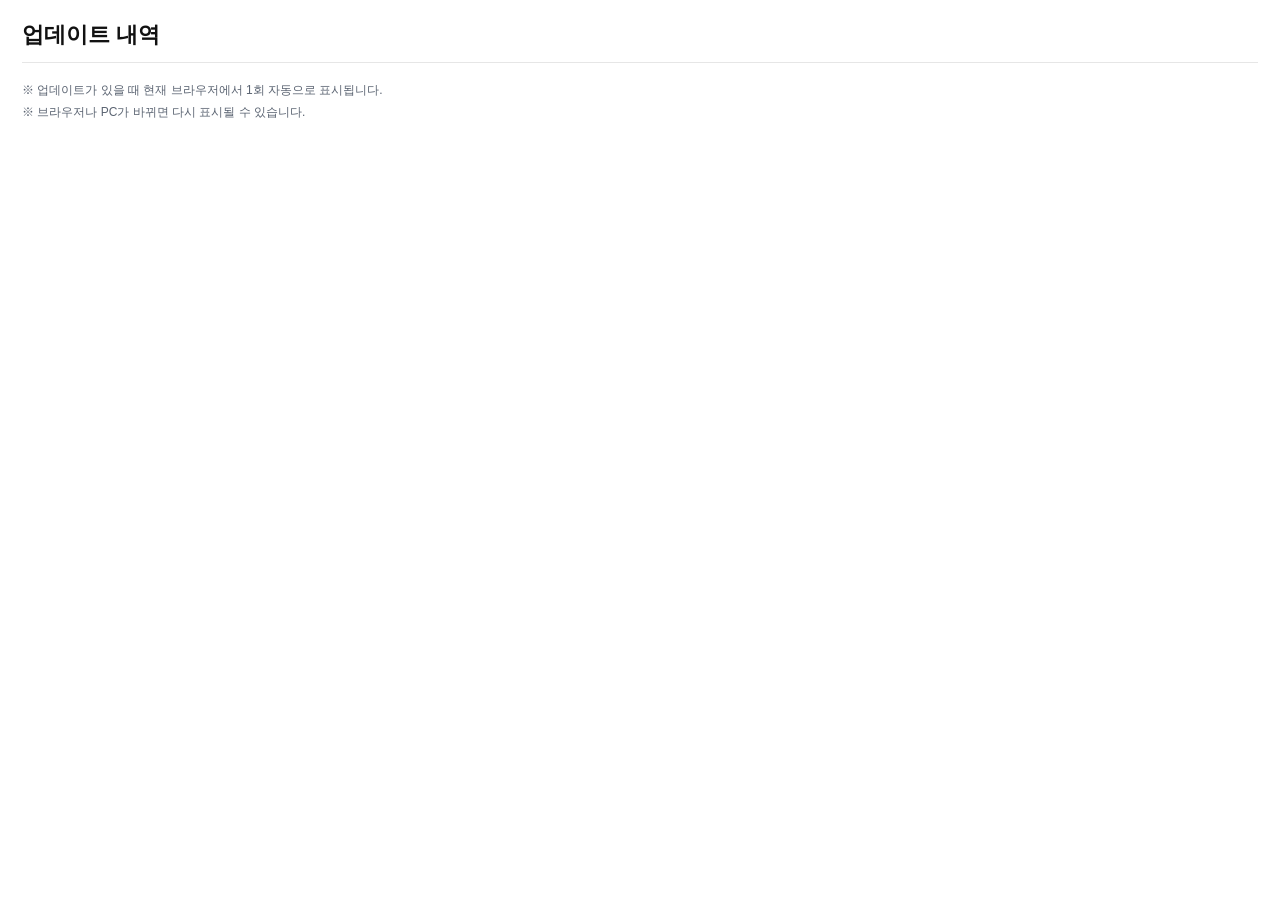
<file: docs/dialog.html>
<!DOCTYPE html>
<html>
<head>
  <meta charset="UTF-8" />
  <title>Update Popup</title>

  <link rel="stylesheet" href="styles.css?v=17" />
  <script src="lib/tableau.extensions.1.latest.min.js"></script>
</head>
<body>
  <div id="popup">
    <div class="header">
      <div class="header-left">
        <div class="title-row">

          <!-- ✅ 뱃지: 업데이트 내역 '앞' -->
          <div id="dashBadge" class="dash-badge" style="display:none;"></div>

          <div class="title">업데이트 내역</div>
          <div id="headerDate" class="header-date"></div>

        </div>
      </div>
    </div>

    <div class="divider"></div>

    <div class="popup-info">
      <p>※ 업데이트가 있을 때 현재 브라우저에서 1회 자동으로 표시됩니다.</p>
      <p>※ 브라우저나 PC가 바뀌면 다시 표시될 수 있습니다.</p>
    </div>

    <section id="summarySection" class="summary-card" style="display:none;">
      <div class="section-label">요약</div>
      <p id="summaryText" class="summary-text"></p>
    </section>

    <section id="highlightsSection" class="content-section" style="display:none;">
      <div class="section-label">주요 내용</div>
      <ul id="items" class="items"></ul>
    </section>

    <section id="detailsSection" class="content-section" style="display:none;">
      <div class="section-label">상세 안내</div>
      <div id="detailsList" class="details-list"></div>
    </section>
  </div>

  <script src="dialog.js?v=17"></script>
</body>
</html>
</file>
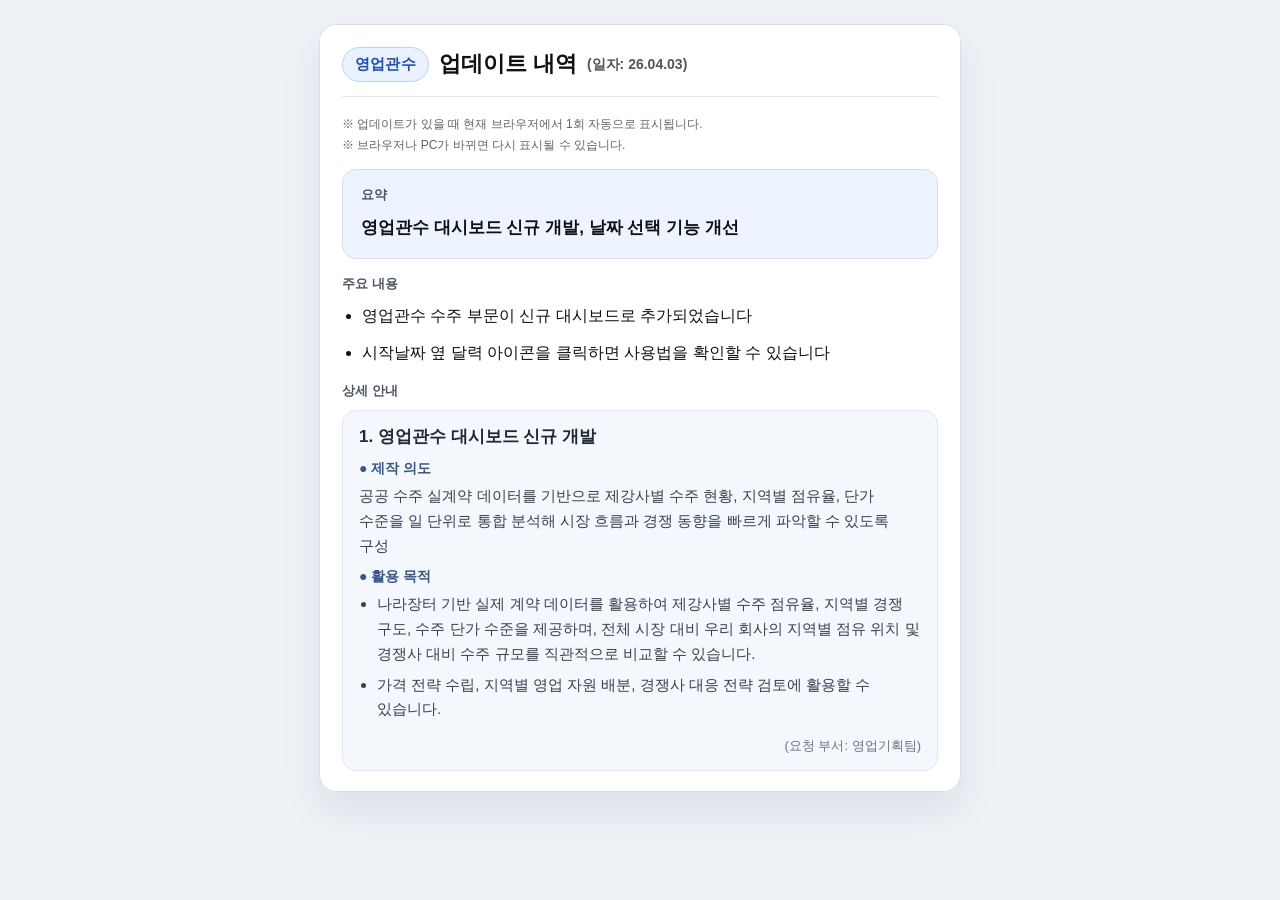
<file: docs/preview.html>
<!DOCTYPE html>
<html>
<head>
  <meta charset="UTF-8" />
  <title>Update Popup Preview</title>
  <link rel="stylesheet" href="styles.css?v=17" />
  <style>
    body {
      background: #eef2f7;
      padding: 24px;
    }

    .preview-shell {
      max-width: 640px;
      margin: 0 auto;
      background: #fff;
      border: 1px solid #d8dee8;
      border-radius: 18px;
      box-shadow: 0 18px 40px rgba(15, 23, 42, 0.08);
      overflow: hidden;
    }
  </style>
</head>
<body>
  <div class="preview-shell">
    <div id="popup">
      <div class="header">
        <div class="header-left">
          <div class="title-row">
            <div id="dashBadge" class="dash-badge" style="display:none;"></div>
            <div class="title">업데이트 내역</div>
            <div id="headerDate" class="header-date"></div>
          </div>
        </div>
      </div>

      <div class="divider"></div>

      <div class="popup-info">
        <p>※ 업데이트가 있을 때 현재 브라우저에서 1회 자동으로 표시됩니다.</p>
        <p>※ 브라우저나 PC가 바뀌면 다시 표시될 수 있습니다.</p>
      </div>

      <section id="summarySection" class="summary-card" style="display:none;">
        <div class="section-label">요약</div>
        <p id="summaryText" class="summary-text"></p>
      </section>

      <section id="highlightsSection" class="content-section" style="display:none;">
        <div class="section-label">주요 내용</div>
        <ul id="items" class="items"></ul>
      </section>

      <section id="detailsSection" class="content-section" style="display:none;">
        <div class="section-label">상세 안내</div>
        <div id="detailsList" class="details-list"></div>
      </section>
    </div>
  </div>

  <script>
    window.__UPDATE_PREVIEW_PAYLOAD__ = {
      dashboardName: "영업관수 대시보드",
      version: "2026-04-03-01",
      summary: "영업관수 대시보드 신규 개발, 날짜 선택 기능 개선",
      highlights: [
        "영업관수 수주 부문이 신규 대시보드로 추가되었습니다",
        "시작날짜 옆 달력 아이콘을 클릭하면 사용법을 확인할 수 있습니다"
      ],
      details: [
        {
          title: "영업관수 대시보드 신규 개발",
          purpose: "공공 수주 실계약 데이터를 기반으로 제강사별 수주 현황, 지역별 점유율, 단가 수준을 일 단위로 통합 분석해 시장 흐름과 경쟁 동향을 빠르게 파악할 수 있도록 구성",
          usage: [
            "나라장터 기반 실제 계약 데이터를 활용하여 제강사별 수주 점유율, 지역별 경쟁 구도, 수주 단가 수준을 제공하며, 전체 시장 대비 우리 회사의 지역별 점유 위치 및 경쟁사 대비 수주 규모를 직관적으로 비교할 수 있습니다.",
            "가격 전략 수립, 지역별 영업 자원 배분, 경쟁사 대응 전략 검토에 활용할 수 있습니다."
          ],
          collaboration: "영업기획팀"
        }
      ]
    };
  </script>
  <script src="dialog.js?v=17"></script>
</body>
</html>
</file>
<file: docs/styles.css>
html, body {
  margin: 0;
  padding: 0;
  background: transparent;
  font-family: "Malgun Gothic", "Apple SD Gothic Neo", sans-serif;
  color: #111;
}

#popup{
  box-sizing: border-box;
  padding: 22px 22px 20px;
  max-height: 100vh;
  overflow: auto;
  background: #fff;
}

.popup-info {
  margin: 10px 0 14px 0;
  padding: 0;
  font-size: 12px;
  color: #5b6472;
  line-height: 1.6;
  word-break: keep-all;
  overflow-wrap: break-word;
}

.popup-info p {
  margin: 0;
}

.popup-info p + p {
  margin-top: 2px;
}

.header{
  display: flex;
  justify-content: space-between;
  align-items: center;
  gap: 14px;
}

.header-left{ min-width: 0; }

.title-row{
  display: flex;
  align-items: center;   /* ✅ 배지/타이틀/일자 수평 정렬 안정 */
  gap: 10px;
  min-width: 0;
  flex-wrap: wrap;
}

.title{
  font-weight: 900;
  font-size: 22px;
  line-height: 1.2;
  white-space: nowrap;
}

.header-date{
  font-size: 14px;
  font-weight: 800;
  color: #555;
  white-space: nowrap;
}

/* ✅ 산뜻한 강조 뱃지 */
.dash-badge{
  display: inline-flex;
  align-items: center;
  justify-content: center;

  padding: 7px 12px;
  border-radius: 999px;

  /* 산뜻한 블루 톤 */
  background: #eaf2ff;
  border: 1px solid #b9d3ff;
  color: #1e4fbf;

  font-size: 15px;      /* ✅ 글자 키움 */
  font-weight: 900;
  letter-spacing: 0.2px;
  white-space: nowrap;
}

.divider{
  height: 1px;
  background: #e6e6e6;
  margin: 14px 0 18px;
}

.summary-card,
.detail-card{
  background: #f4f7fc;
  border: 1px solid #dde6f3;
  border-radius: 14px;
}

.summary-card{
  background: #eef4ff;
  border-color: #d3def0;
  padding: 16px 18px;
  margin-bottom: 16px;
}

.content-section{
  margin-top: 16px;
}

.section-label{
  font-size: 13px;
  font-weight: 800;
  color: #4b5563;
  margin-bottom: 10px;
}

.summary-text{
  margin: 0;
  font-size: 17px;
  line-height: 1.65;
  font-weight: 700;
  word-break: keep-all;
  overflow-wrap: break-word;
}

.items{
  margin: 0;
  padding-left: 20px;
}

.items li{
  margin: 10px 0;
  font-size: 16px;
  line-height: 1.65;
  color: #111;
  word-break: keep-all;
  overflow-wrap: break-word;
}

.details-list{
  display: grid;
  gap: 12px;
}

.detail-card{
  padding: 14px 16px;
}

.detail-title{
  margin: 0 0 12px;
  font-size: 17px;
  font-weight: 800;
  color: #1f2937;
}

.detail-meta-row + .detail-meta-row{
  margin-top: 10px;
}

.detail-meta-label{
  font-size: 14px;
  font-weight: 800;
  color: #36558f;
  margin-bottom: 6px;
}

.detail-meta-text{
  margin: 0;
  font-size: 15px;
  line-height: 1.65;
  color: #374151;
  word-break: keep-all;
  overflow-wrap: break-word;
}

.detail-meta-list{
  margin: 0;
  padding-left: 18px;
}

.detail-meta-list li{
  margin: 6px 0;
  font-size: 15px;
  line-height: 1.65;
  color: #374151;
  word-break: keep-all;
  overflow-wrap: break-word;
}

.detail-request-text{
  margin: 14px 0 0;
  font-size: 13px;
  line-height: 1.5;
  color: #6b7280;
  word-break: keep-all;
  overflow-wrap: break-word;
  text-align: right;
}

@media (max-width: 600px){
  #popup{ padding: 18px 16px 16px; }
  .title{ font-size: 18px; }
  .items li{ font-size: 15px; }
  .header-date{ font-size: 13px; }
  .dash-badge{ font-size: 14px; padding: 6px 11px; }
  .summary-text{ font-size: 16px; }
  .detail-title{ font-size: 16px; }
  .detail-meta-text{ font-size: 14px; }
  .detail-meta-list li{ font-size: 14px; }
}
</file>
